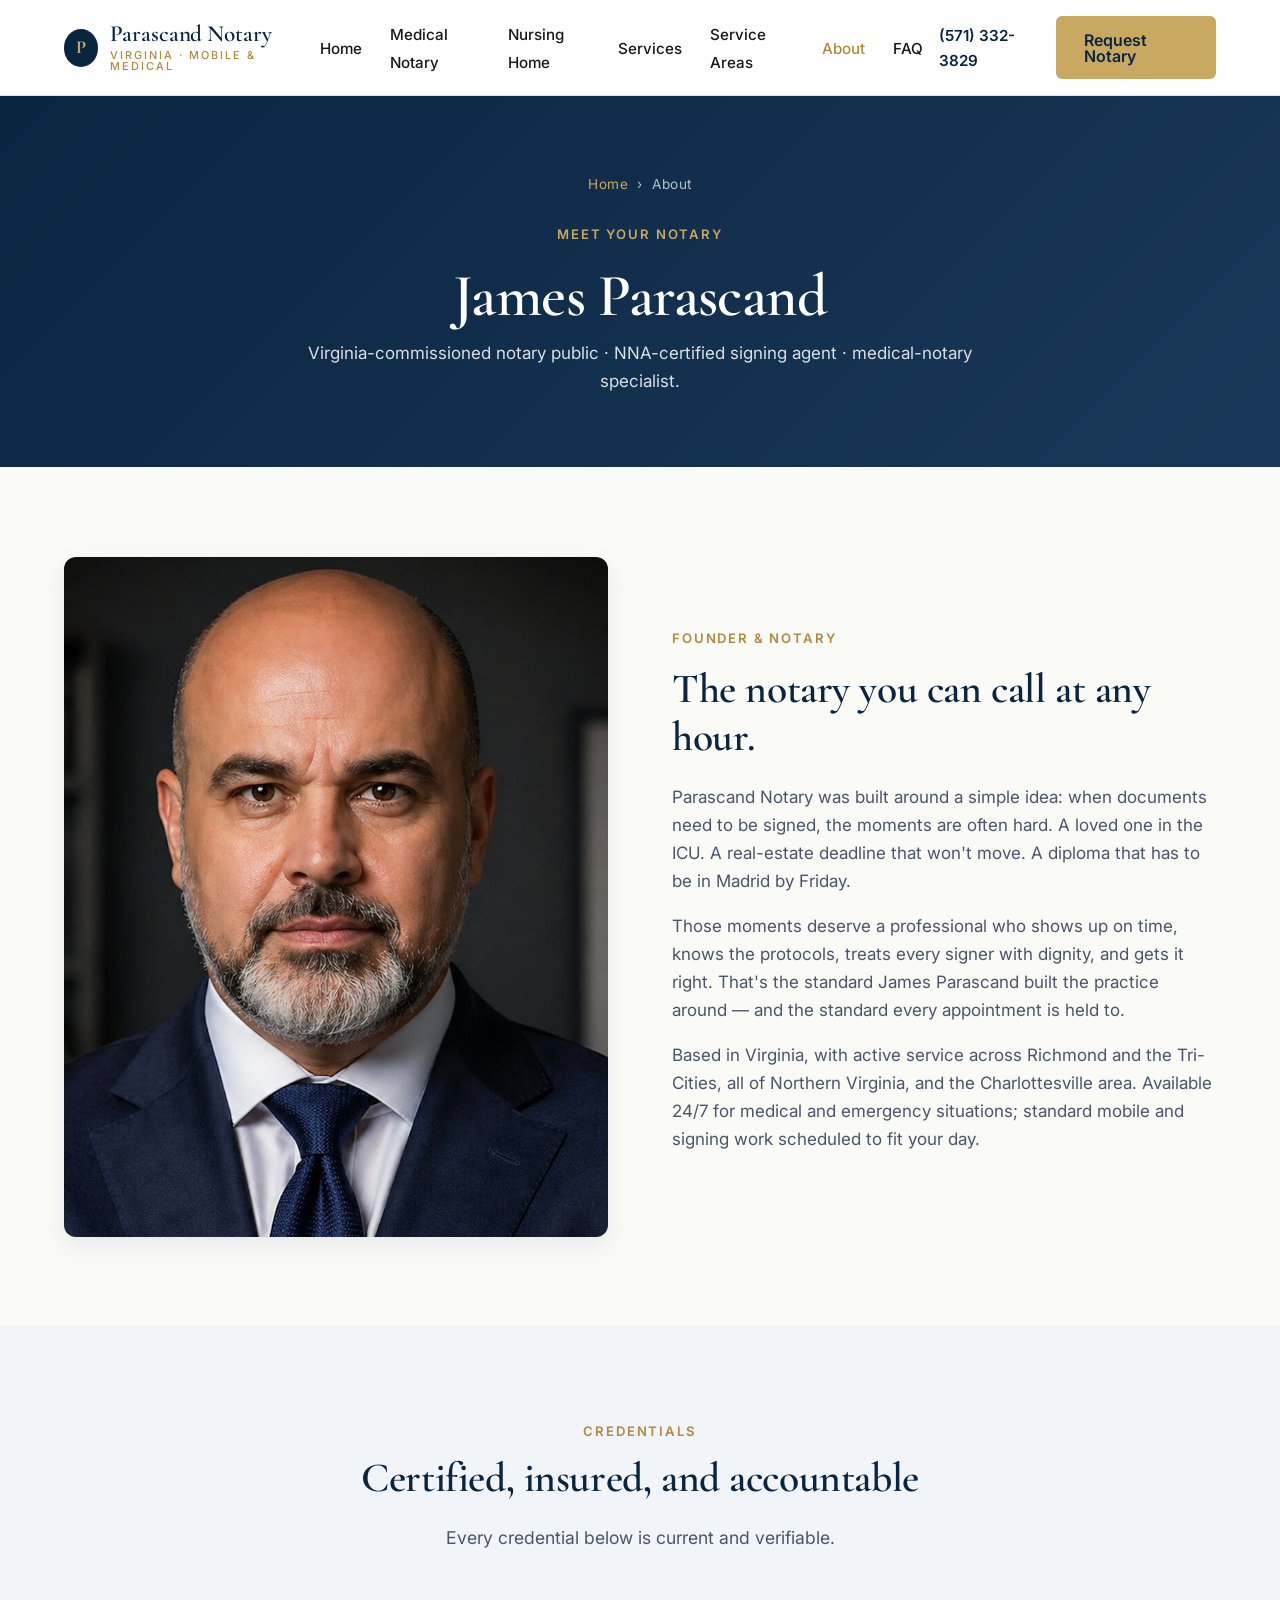
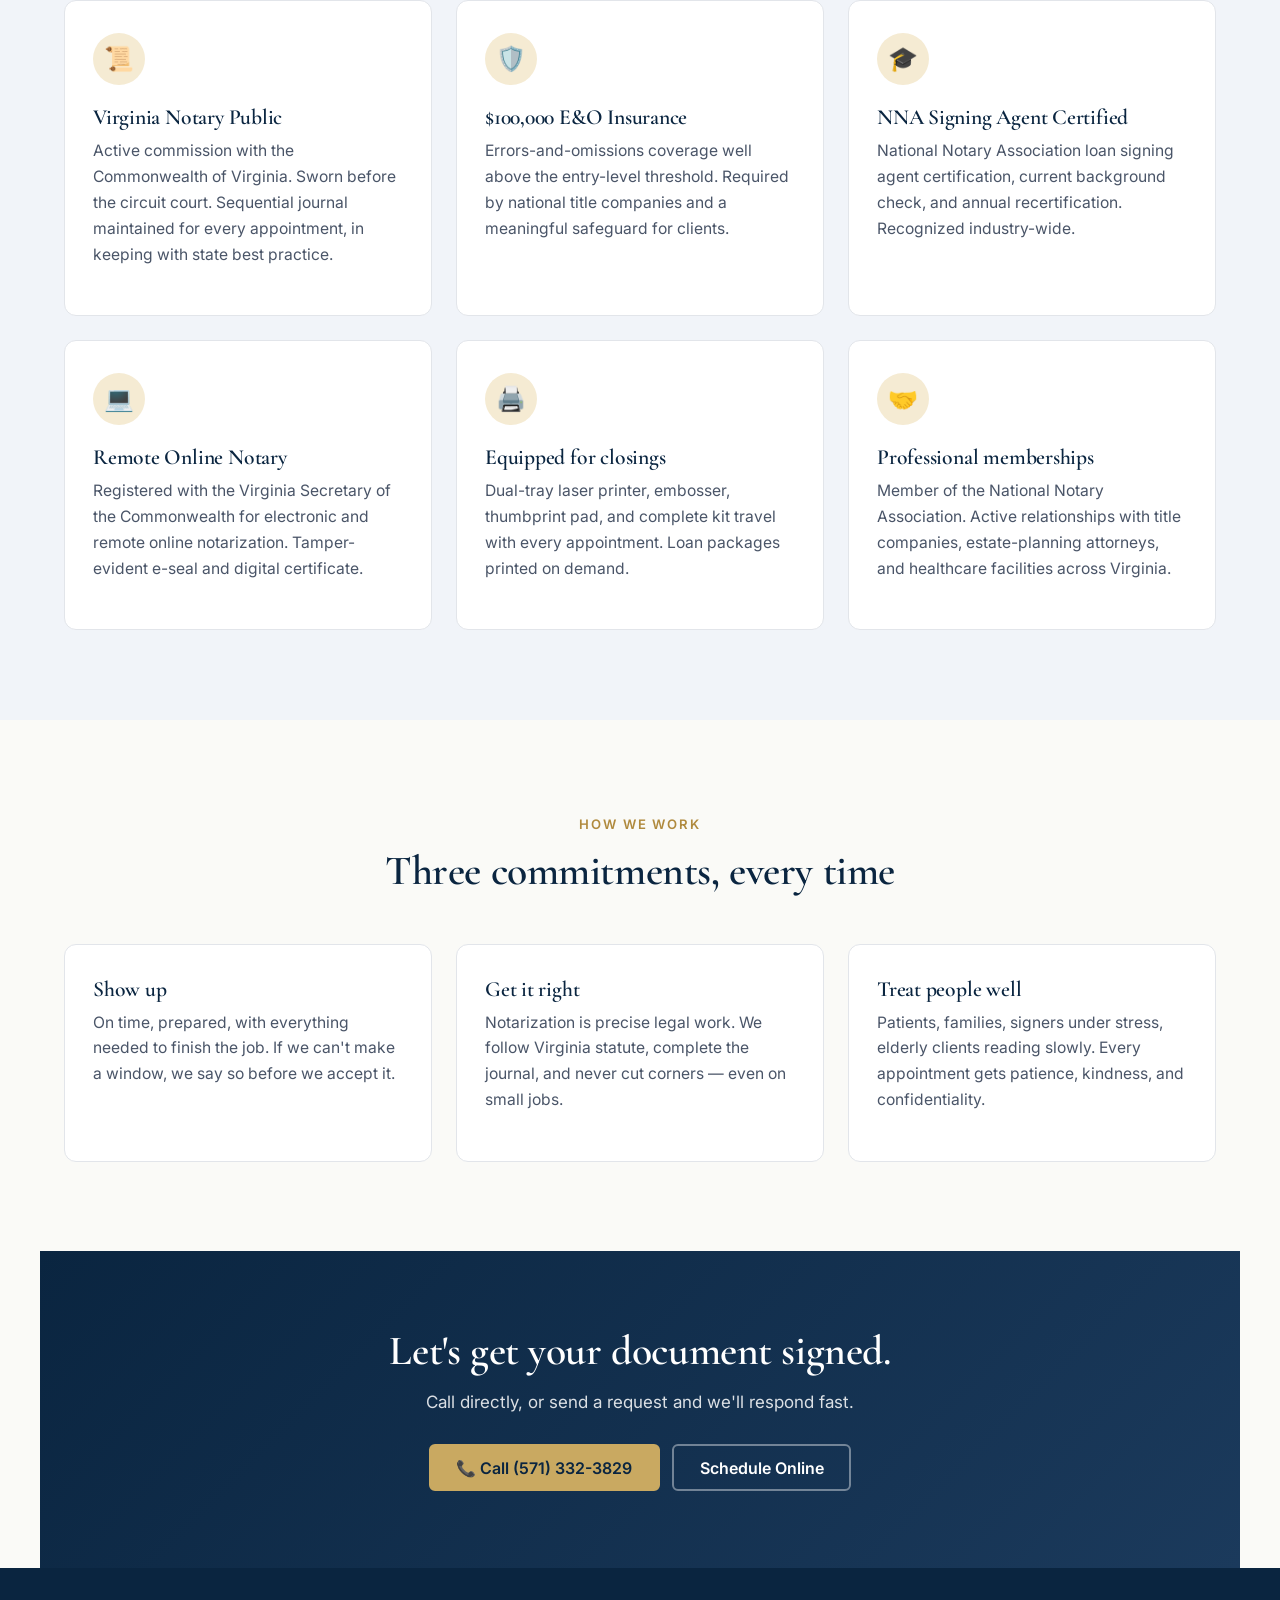
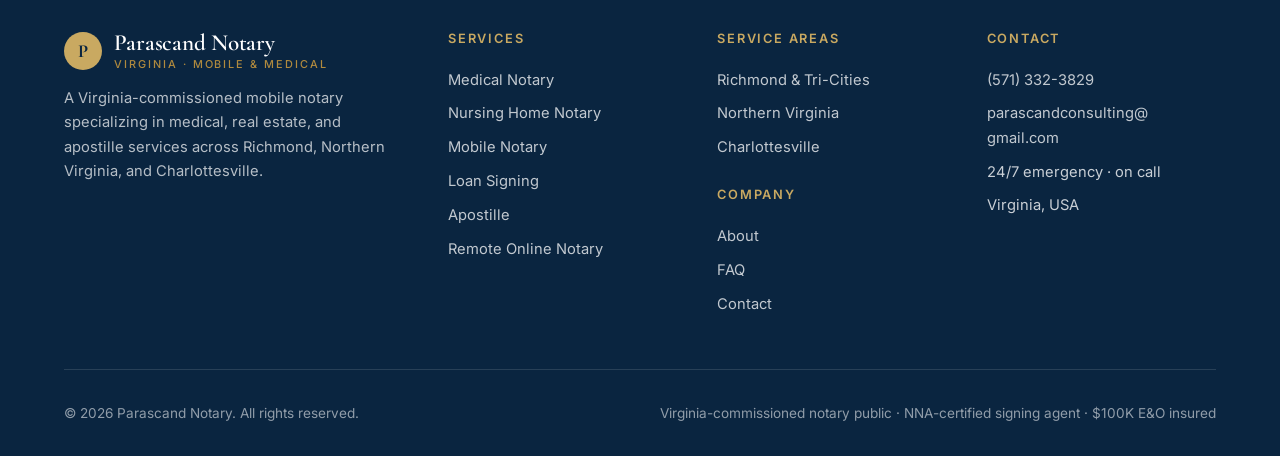
<file: about.html>
<!DOCTYPE html>
<html lang="en">
<head>
  <meta charset="UTF-8" />
  <meta name="viewport" content="width=device-width, initial-scale=1" />
  <title>About | James Parascand — Virginia Notary &amp; Signing Agent</title>
  <meta name="description" content="Meet James Parascand — Virginia-commissioned notary public, NNA-certified signing agent, and specialist in medical and bedside notarizations across the Commonwealth." />
  <meta name="keywords" content="James Parascand notary, Virginia notary public, NNA signing agent, mobile notary about" />
  <meta name="robots" content="index, follow" />
  <meta name="theme-color" content="#0A2540" />
  <link rel="canonical" href="https://parascandnotary.business/about.html" />

  <meta property="og:type" content="profile" />
  <meta property="og:url" content="https://parascandnotary.business/about.html" />
  <meta property="og:title" content="About | Parascand Notary" />
  <meta property="og:description" content="Virginia-commissioned notary public, NNA-certified signing agent, and medical-notary specialist." />

  <link rel="icon" type="image/svg+xml" href="data:image/svg+xml,%3Csvg xmlns='http://www.w3.org/2000/svg' viewBox='0 0 32 32'%3E%3Crect width='32' height='32' rx='6' fill='%230A2540'/%3E%3Ctext x='16' y='22' font-family='Georgia,serif' font-size='18' font-weight='700' text-anchor='middle' fill='%23C9A961'%3EP%3C/text%3E%3C/svg%3E" />
  <link rel="preconnect" href="https://fonts.googleapis.com" />
  <link rel="preconnect" href="https://fonts.gstatic.com" crossorigin />
  <link href="https://fonts.googleapis.com/css2?family=Cormorant+Garamond:wght@500;600;700&family=Inter:wght@400;500;600;700&display=swap" rel="stylesheet" />
  <link rel="stylesheet" href="styles.css" />

  <script type="application/ld+json">
  {
    "@context": "https://schema.org",
    "@type": "Person",
    "name": "James Parascand",
    "jobTitle": "Notary Public &amp; Signing Agent",
    "worksFor": {
      "@type": "ProfessionalService",
      "name": "Parascand Notary",
      "url": "https://parascandnotary.business/"
    },
    "image": "https://parascandnotary.business/images/headshot.jpg",
    "telephone": "+1-571-332-3829",
    "email": "parascandconsulting@gmail.com"
  }
  </script>
</head>
<body>

  <header class="site-header">
    <div class="container">
      <nav class="nav" aria-label="Primary">
        <a href="index.html" class="brand"><span class="brand-mark" aria-hidden="true">P</span><span class="brand-text">Parascand Notary<small>Virginia · Mobile &amp; Medical</small></span></a>
        <ul class="nav-links">
          <li><a href="index.html">Home</a></li>
          <li><a href="medical-notary.html">Medical Notary</a></li>
          <li><a href="nursing-home-notary.html">Nursing Home</a></li>
          <li><a href="services.html">Services</a></li>
          <li><a href="service-areas.html">Service Areas</a></li>
          <li><a href="about.html" class="active">About</a></li>
          <li><a href="faq.html">FAQ</a></li>
        </ul>
        <div class="nav-cta">
          <a class="nav-phone" href="tel:+15713323829"><span>(571) 332-3829</span></a>
          <a class="btn btn-primary" href="contact.html">Request Notary</a>
        </div>
      </nav>
    </div>
  </header>

  <section class="page-header">
    <div class="container">
      <div class="breadcrumb"><a href="index.html">Home</a> &nbsp;›&nbsp; About</div>
      <span class="eyebrow" style="color:var(--gold-500);">Meet Your Notary</span>
      <h1>James Parascand</h1>
      <p>Virginia-commissioned notary public · NNA-certified signing agent · medical-notary specialist.</p>
    </div>
  </section>

  <section>
    <div class="container">
      <div class="two-col">
        <div class="col-image">
          <img src="images/headshot.jpg" alt="James Parascand, Virginia notary public" onerror="this.style.display='none'; this.parentElement.innerHTML='<span>Drop your headshot at images/headshot.jpg</span>';" />
        </div>
        <div class="col-content">
          <span class="eyebrow">Founder &amp; Notary</span>
          <h2>The notary you can call at any hour.</h2>
          <p>Parascand Notary was built around a simple idea: when documents need to be signed, the moments are often hard. A loved one in the ICU. A real-estate deadline that won't move. A diploma that has to be in Madrid by Friday.</p>
          <p>Those moments deserve a professional who shows up on time, knows the protocols, treats every signer with dignity, and gets it right. That's the standard James Parascand built the practice around — and the standard every appointment is held to.</p>
          <p>Based in Virginia, with active service across Richmond and the Tri-Cities, all of Northern Virginia, and the Charlottesville area. Available 24/7 for medical and emergency situations; standard mobile and signing work scheduled to fit your day.</p>
        </div>
      </div>
    </div>
  </section>

  <!-- Credentials -->
  <section class="bg-soft">
    <div class="container">
      <div class="section-head">
        <span class="eyebrow">Credentials</span>
        <h2>Certified, insured, and accountable</h2>
        <p>Every credential below is current and verifiable.</p>
      </div>
      <div class="grid-3">
        <article class="card">
          <div class="card-icon" aria-hidden="true">📜</div>
          <h3>Virginia Notary Public</h3>
          <p>Active commission with the Commonwealth of Virginia. Sworn before the circuit court. Sequential journal maintained for every appointment, in keeping with state best practice.</p>
        </article>
        <article class="card">
          <div class="card-icon" aria-hidden="true">🛡️</div>
          <h3>$100,000 E&amp;O Insurance</h3>
          <p>Errors-and-omissions coverage well above the entry-level threshold. Required by national title companies and a meaningful safeguard for clients.</p>
        </article>
        <article class="card">
          <div class="card-icon" aria-hidden="true">🎓</div>
          <h3>NNA Signing Agent Certified</h3>
          <p>National Notary Association loan signing agent certification, current background check, and annual recertification. Recognized industry-wide.</p>
        </article>
        <article class="card">
          <div class="card-icon" aria-hidden="true">💻</div>
          <h3>Remote Online Notary</h3>
          <p>Registered with the Virginia Secretary of the Commonwealth for electronic and remote online notarization. Tamper-evident e-seal and digital certificate.</p>
        </article>
        <article class="card">
          <div class="card-icon" aria-hidden="true">🖨️</div>
          <h3>Equipped for closings</h3>
          <p>Dual-tray laser printer, embosser, thumbprint pad, and complete kit travel with every appointment. Loan packages printed on demand.</p>
        </article>
        <article class="card">
          <div class="card-icon" aria-hidden="true">🤝</div>
          <h3>Professional memberships</h3>
          <p>Member of the National Notary Association. Active relationships with title companies, estate-planning attorneys, and healthcare facilities across Virginia.</p>
        </article>
      </div>
    </div>
  </section>

  <!-- Values -->
  <section>
    <div class="container">
      <div class="section-head">
        <span class="eyebrow">How We Work</span>
        <h2>Three commitments, every time</h2>
      </div>
      <div class="grid-3">
        <article class="card">
          <h3>Show up</h3>
          <p>On time, prepared, with everything needed to finish the job. If we can't make a window, we say so before we accept it.</p>
        </article>
        <article class="card">
          <h3>Get it right</h3>
          <p>Notarization is precise legal work. We follow Virginia statute, complete the journal, and never cut corners — even on small jobs.</p>
        </article>
        <article class="card">
          <h3>Treat people well</h3>
          <p>Patients, families, signers under stress, elderly clients reading slowly. Every appointment gets patience, kindness, and confidentiality.</p>
        </article>
      </div>
    </div>
  </section>

  <section style="padding:0;">
    <div class="container" style="padding:0;">
      <div class="cta-strip">
        <h2>Let's get your document signed.</h2>
        <p>Call directly, or send a request and we'll respond fast.</p>
        <div class="cta-actions">
          <a class="btn btn-primary" href="tel:+15713323829">📞 Call (571) 332-3829</a>
          <a class="btn btn-secondary" href="contact.html">Schedule Online</a>
        </div>
      </div>
    </div>
  </section>

  <footer class="site-footer">
    <div class="container">
      <div class="footer-grid">
        <div class="footer-brand">
          <a href="index.html" class="brand"><span class="brand-mark" aria-hidden="true">P</span><span class="brand-text">Parascand Notary<small>Virginia · Mobile &amp; Medical</small></span></a>
          <p>A Virginia-commissioned mobile notary specializing in medical, real estate, and apostille services across Richmond, Northern Virginia, and Charlottesville.</p>
        </div>
        <div>
          <h4>Services</h4>
          <ul>
            <li><a href="medical-notary.html">Medical Notary</a></li>
            <li><a href="nursing-home-notary.html">Nursing Home Notary</a></li>
            <li><a href="services.html#mobile">Mobile Notary</a></li>
            <li><a href="services.html#loan-signing">Loan Signing</a></li>
            <li><a href="services.html#apostille">Apostille</a></li>
            <li><a href="services.html#ron">Remote Online Notary</a></li>
          </ul>
        </div>
        <div>
          <h4>Service Areas</h4>
          <ul>
            <li><a href="service-areas.html#richmond">Richmond &amp; Tri-Cities</a></li>
            <li><a href="service-areas.html#nova">Northern Virginia</a></li>
            <li><a href="service-areas.html#charlottesville">Charlottesville</a></li>
          </ul>
          <h4 style="margin-top:1.5rem;">Company</h4>
          <ul>
            <li><a href="about.html">About</a></li>
            <li><a href="faq.html">FAQ</a></li>
            <li><a href="contact.html">Contact</a></li>
          </ul>
        </div>
        <div>
          <h4>Contact</h4>
          <ul>
            <li><a href="tel:+15713323829">(571) 332-3829</a></li>
            <li><a href="mailto:parascandconsulting@gmail.com">parascandconsulting@<br/>gmail.com</a></li>
            <li>24/7 emergency · on call</li>
            <li>Virginia, USA</li>
          </ul>
        </div>
      </div>
      <div class="footer-bottom">
        <span>© 2026 Parascand Notary. All rights reserved.</span>
        <span>Virginia-commissioned notary public · NNA-certified signing agent · $100K E&amp;O insured</span>
      </div>
    </div>
  </footer>

  <a class="sticky-call" href="tel:+15713323829">📞 Call Now · (571) 332-3829</a>

</body>
</html>
</file>
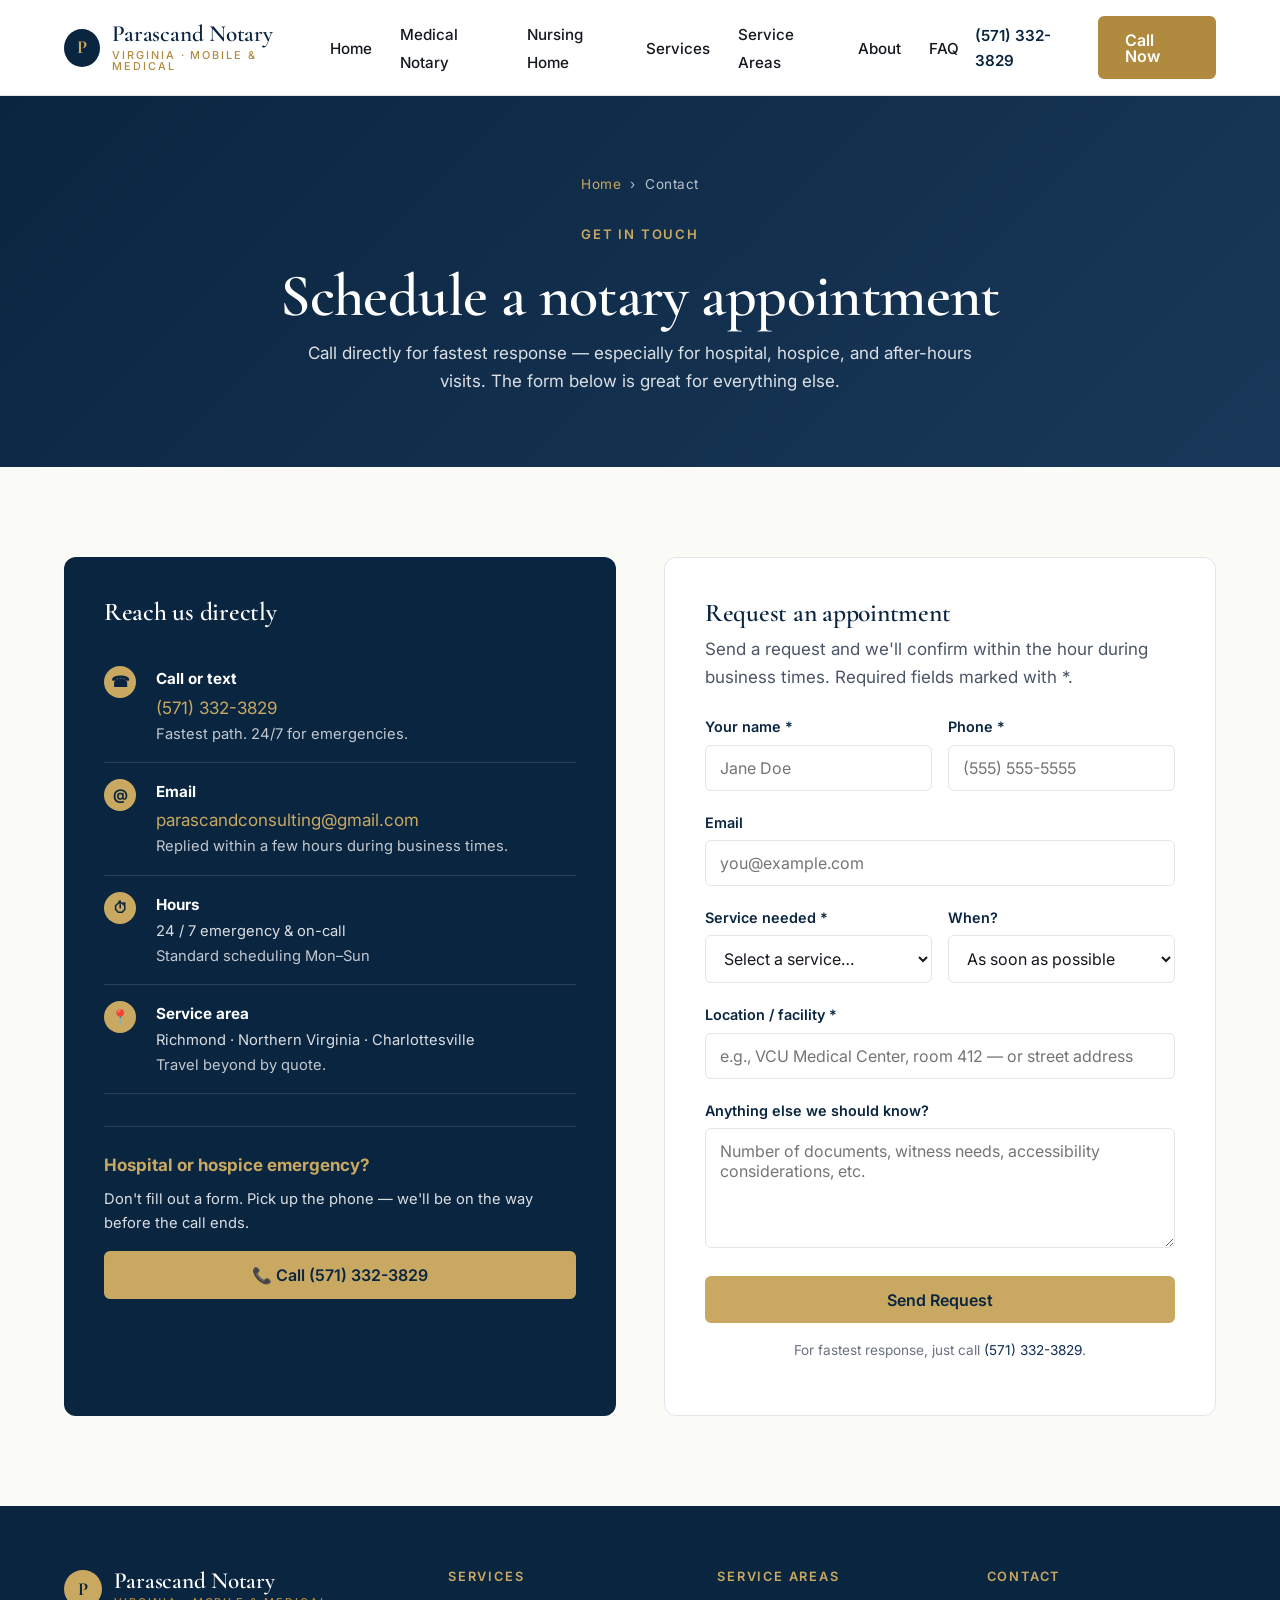
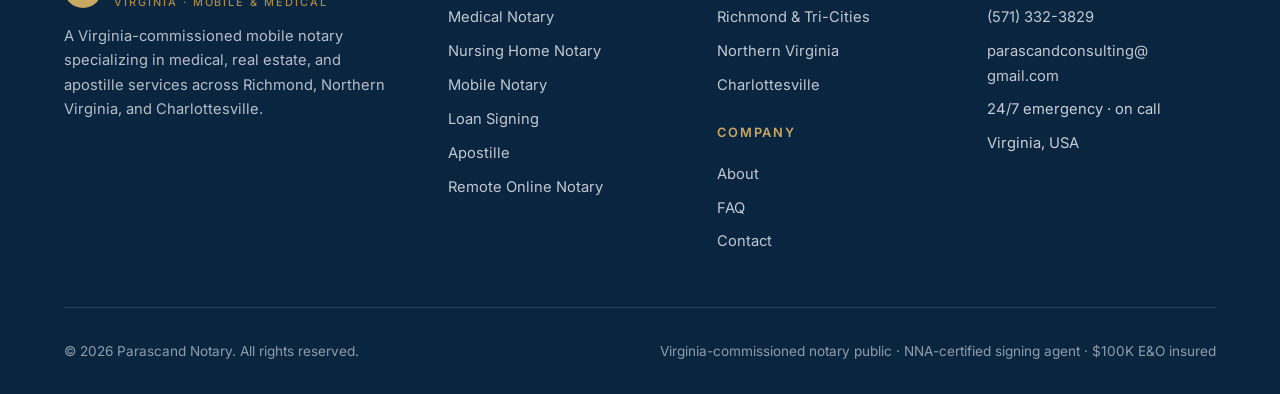
<file: contact.html>
<!DOCTYPE html>
<html lang="en">
<head>
  <meta charset="UTF-8" />
  <meta name="viewport" content="width=device-width, initial-scale=1" />
  <title>Contact Parascand Notary | Schedule a Mobile or Medical Notary in Virginia</title>
  <meta name="description" content="Call (571) 332-3829 for fastest response, or send an online request. 24/7 mobile and medical notary across Richmond, Northern Virginia, and Charlottesville." />
  <meta name="robots" content="index, follow" />
  <meta name="theme-color" content="#0A2540" />
  <link rel="canonical" href="https://parascandnotary.business/contact.html" />

  <meta property="og:type" content="website" />
  <meta property="og:url" content="https://parascandnotary.business/contact.html" />
  <meta property="og:title" content="Contact | Parascand Notary" />
  <meta property="og:description" content="Schedule a Virginia mobile or medical notary, 24/7." />

  <link rel="icon" type="image/svg+xml" href="data:image/svg+xml,%3Csvg xmlns='http://www.w3.org/2000/svg' viewBox='0 0 32 32'%3E%3Crect width='32' height='32' rx='6' fill='%230A2540'/%3E%3Ctext x='16' y='22' font-family='Georgia,serif' font-size='18' font-weight='700' text-anchor='middle' fill='%23C9A961'%3EP%3C/text%3E%3C/svg%3E" />
  <link rel="preconnect" href="https://fonts.googleapis.com" />
  <link rel="preconnect" href="https://fonts.gstatic.com" crossorigin />
  <link href="https://fonts.googleapis.com/css2?family=Cormorant+Garamond:wght@500;600;700&family=Inter:wght@400;500;600;700&display=swap" rel="stylesheet" />
  <link rel="stylesheet" href="styles.css" />

  <script type="application/ld+json">
  {
    "@context": "https://schema.org",
    "@type": "ContactPage",
    "name": "Parascand Notary — Contact",
    "url": "https://parascandnotary.business/contact.html",
    "mainEntity": {
      "@type": "ProfessionalService",
      "name": "Parascand Notary",
      "telephone": "+1-571-332-3829",
      "email": "parascandconsulting@gmail.com"
    }
  }
  </script>
</head>
<body>

  <header class="site-header">
    <div class="container">
      <nav class="nav" aria-label="Primary">
        <a href="index.html" class="brand"><span class="brand-mark" aria-hidden="true">P</span><span class="brand-text">Parascand Notary<small>Virginia · Mobile &amp; Medical</small></span></a>
        <ul class="nav-links">
          <li><a href="index.html">Home</a></li>
          <li><a href="medical-notary.html">Medical Notary</a></li>
          <li><a href="nursing-home-notary.html">Nursing Home</a></li>
          <li><a href="services.html">Services</a></li>
          <li><a href="service-areas.html">Service Areas</a></li>
          <li><a href="about.html">About</a></li>
          <li><a href="faq.html">FAQ</a></li>
        </ul>
        <div class="nav-cta">
          <a class="nav-phone" href="tel:+15713323829"><span>(571) 332-3829</span></a>
          <a class="btn btn-primary" href="contact.html" style="background:var(--gold-600);border-color:var(--gold-600);color:white;">Call Now</a>
        </div>
      </nav>
    </div>
  </header>

  <section class="page-header">
    <div class="container">
      <div class="breadcrumb"><a href="index.html">Home</a> &nbsp;›&nbsp; Contact</div>
      <span class="eyebrow" style="color:var(--gold-500);">Get In Touch</span>
      <h1>Schedule a notary appointment</h1>
      <p>Call directly for fastest response — especially for hospital, hospice, and after-hours visits. The form below is great for everything else.</p>
    </div>
  </section>

  <section>
    <div class="container">
      <div class="contact-grid">
        <!-- Contact info card -->
        <div class="contact-info">
          <h3 style="font-family:var(--serif); font-size:1.6rem; margin-bottom:1.5rem;">Reach us directly</h3>

          <div class="contact-row">
            <span class="icon" aria-hidden="true">☎</span>
            <div>
              <strong>Call or text</strong>
              <a href="tel:+15713323829">(571) 332-3829</a>
              <span style="display:block;">Fastest path. 24/7 for emergencies.</span>
            </div>
          </div>

          <div class="contact-row">
            <span class="icon" aria-hidden="true">@</span>
            <div>
              <strong>Email</strong>
              <a href="mailto:parascandconsulting@gmail.com">parascandconsulting@gmail.com</a>
              <span style="display:block;">Replied within a few hours during business times.</span>
            </div>
          </div>

          <div class="contact-row">
            <span class="icon" aria-hidden="true">⏱</span>
            <div>
              <strong>Hours</strong>
              <span style="display:block; color:rgba(255,255,255,.85);">24 / 7 emergency &amp; on-call</span>
              <span style="display:block;">Standard scheduling Mon–Sun</span>
            </div>
          </div>

          <div class="contact-row">
            <span class="icon" aria-hidden="true">📍</span>
            <div>
              <strong>Service area</strong>
              <span style="display:block; color:rgba(255,255,255,.85);">Richmond · Northern Virginia · Charlottesville</span>
              <span style="display:block;">Travel beyond by quote.</span>
            </div>
          </div>

          <div style="margin-top:2rem; padding-top:1.5rem; border-top:1px solid rgba(255,255,255,.12);">
            <strong style="color:var(--gold-500); display:block; margin-bottom:.5rem;">Hospital or hospice emergency?</strong>
            <p style="color:rgba(255,255,255,.85); font-size:.92rem; margin:0 0 1rem;">Don't fill out a form. Pick up the phone — we'll be on the way before the call ends.</p>
            <a class="btn btn-primary" style="background:var(--gold-500); width:100%;" href="tel:+15713323829">📞 Call (571) 332-3829</a>
          </div>
        </div>

        <!-- Contact form -->
        <div class="form-wrap">
          <h3 style="font-family:var(--serif); font-size:1.6rem; margin-bottom:.5rem;">Request an appointment</h3>
          <p style="margin-bottom:1.5rem; color:var(--slate);">Send a request and we'll confirm within the hour during business times. Required fields marked with *.</p>

          <form action="mailto:parascandconsulting@gmail.com" method="post" enctype="text/plain">
            <div class="form-row">
              <div class="field">
                <label for="name">Your name *</label>
                <input id="name" name="name" type="text" required placeholder="Jane Doe" />
              </div>
              <div class="field">
                <label for="phone">Phone *</label>
                <input id="phone" name="phone" type="tel" required placeholder="(555) 555-5555" />
              </div>
            </div>

            <div class="field">
              <label for="email">Email</label>
              <input id="email" name="email" type="email" placeholder="you@example.com" />
            </div>

            <div class="form-row">
              <div class="field">
                <label for="service">Service needed *</label>
                <select id="service" name="service" required>
                  <option value="">Select a service…</option>
                  <option value="medical">Medical / bedside notary</option>
                  <option value="mobile">General mobile notary</option>
                  <option value="loan-signing">Loan signing</option>
                  <option value="apostille">Apostille</option>
                  <option value="ron">Remote online notary</option>
                  <option value="estate">Estate / elder law signing</option>
                  <option value="other">Other / not sure</option>
                </select>
              </div>
              <div class="field">
                <label for="urgency">When?</label>
                <select id="urgency" name="urgency">
                  <option value="asap">As soon as possible</option>
                  <option value="today">Today</option>
                  <option value="tomorrow">Tomorrow</option>
                  <option value="this-week">This week</option>
                  <option value="flexible">I'm flexible</option>
                </select>
              </div>
            </div>

            <div class="field">
              <label for="location">Location / facility *</label>
              <input id="location" name="location" type="text" required placeholder="e.g., VCU Medical Center, room 412 — or street address" />
            </div>

            <div class="field">
              <label for="message">Anything else we should know?</label>
              <textarea id="message" name="message" placeholder="Number of documents, witness needs, accessibility considerations, etc."></textarea>
            </div>

            <button type="submit" class="btn btn-primary btn-block">Send Request</button>
            <p style="margin-top:1rem; font-size:.85rem; color:var(--muted); text-align:center;">For fastest response, just call <a href="tel:+15713323829">(571) 332-3829</a>.</p>
          </form>
        </div>
      </div>
    </div>
  </section>

  <footer class="site-footer">
    <div class="container">
      <div class="footer-grid">
        <div class="footer-brand">
          <a href="index.html" class="brand"><span class="brand-mark" aria-hidden="true">P</span><span class="brand-text">Parascand Notary<small>Virginia · Mobile &amp; Medical</small></span></a>
          <p>A Virginia-commissioned mobile notary specializing in medical, real estate, and apostille services across Richmond, Northern Virginia, and Charlottesville.</p>
        </div>
        <div>
          <h4>Services</h4>
          <ul>
            <li><a href="medical-notary.html">Medical Notary</a></li>
            <li><a href="nursing-home-notary.html">Nursing Home Notary</a></li>
            <li><a href="services.html#mobile">Mobile Notary</a></li>
            <li><a href="services.html#loan-signing">Loan Signing</a></li>
            <li><a href="services.html#apostille">Apostille</a></li>
            <li><a href="services.html#ron">Remote Online Notary</a></li>
          </ul>
        </div>
        <div>
          <h4>Service Areas</h4>
          <ul>
            <li><a href="service-areas.html#richmond">Richmond &amp; Tri-Cities</a></li>
            <li><a href="service-areas.html#nova">Northern Virginia</a></li>
            <li><a href="service-areas.html#charlottesville">Charlottesville</a></li>
          </ul>
          <h4 style="margin-top:1.5rem;">Company</h4>
          <ul>
            <li><a href="about.html">About</a></li>
            <li><a href="faq.html">FAQ</a></li>
            <li><a href="contact.html">Contact</a></li>
          </ul>
        </div>
        <div>
          <h4>Contact</h4>
          <ul>
            <li><a href="tel:+15713323829">(571) 332-3829</a></li>
            <li><a href="mailto:parascandconsulting@gmail.com">parascandconsulting@<br/>gmail.com</a></li>
            <li>24/7 emergency · on call</li>
            <li>Virginia, USA</li>
          </ul>
        </div>
      </div>
      <div class="footer-bottom">
        <span>© 2026 Parascand Notary. All rights reserved.</span>
        <span>Virginia-commissioned notary public · NNA-certified signing agent · $100K E&amp;O insured</span>
      </div>
    </div>
  </footer>

  <a class="sticky-call" href="tel:+15713323829">📞 Call Now · (571) 332-3829</a>

</body>
</html>
</file>
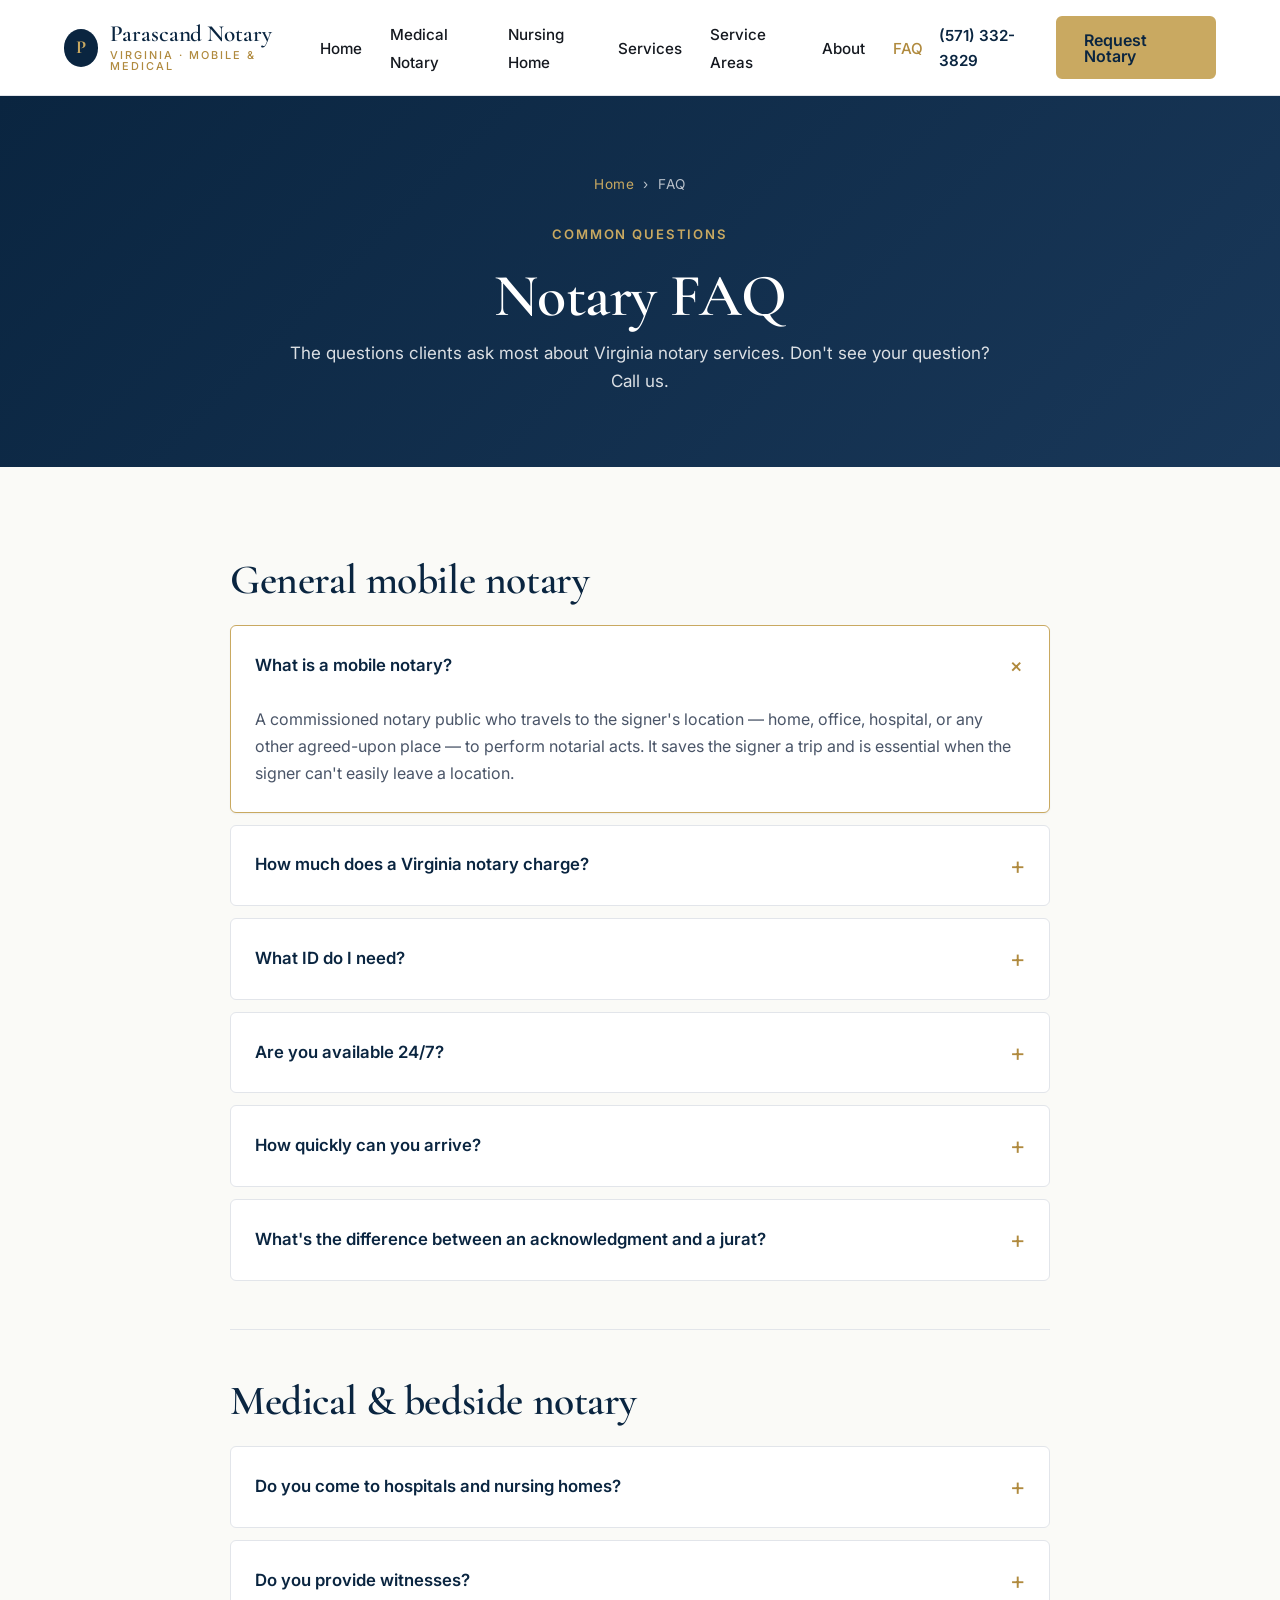
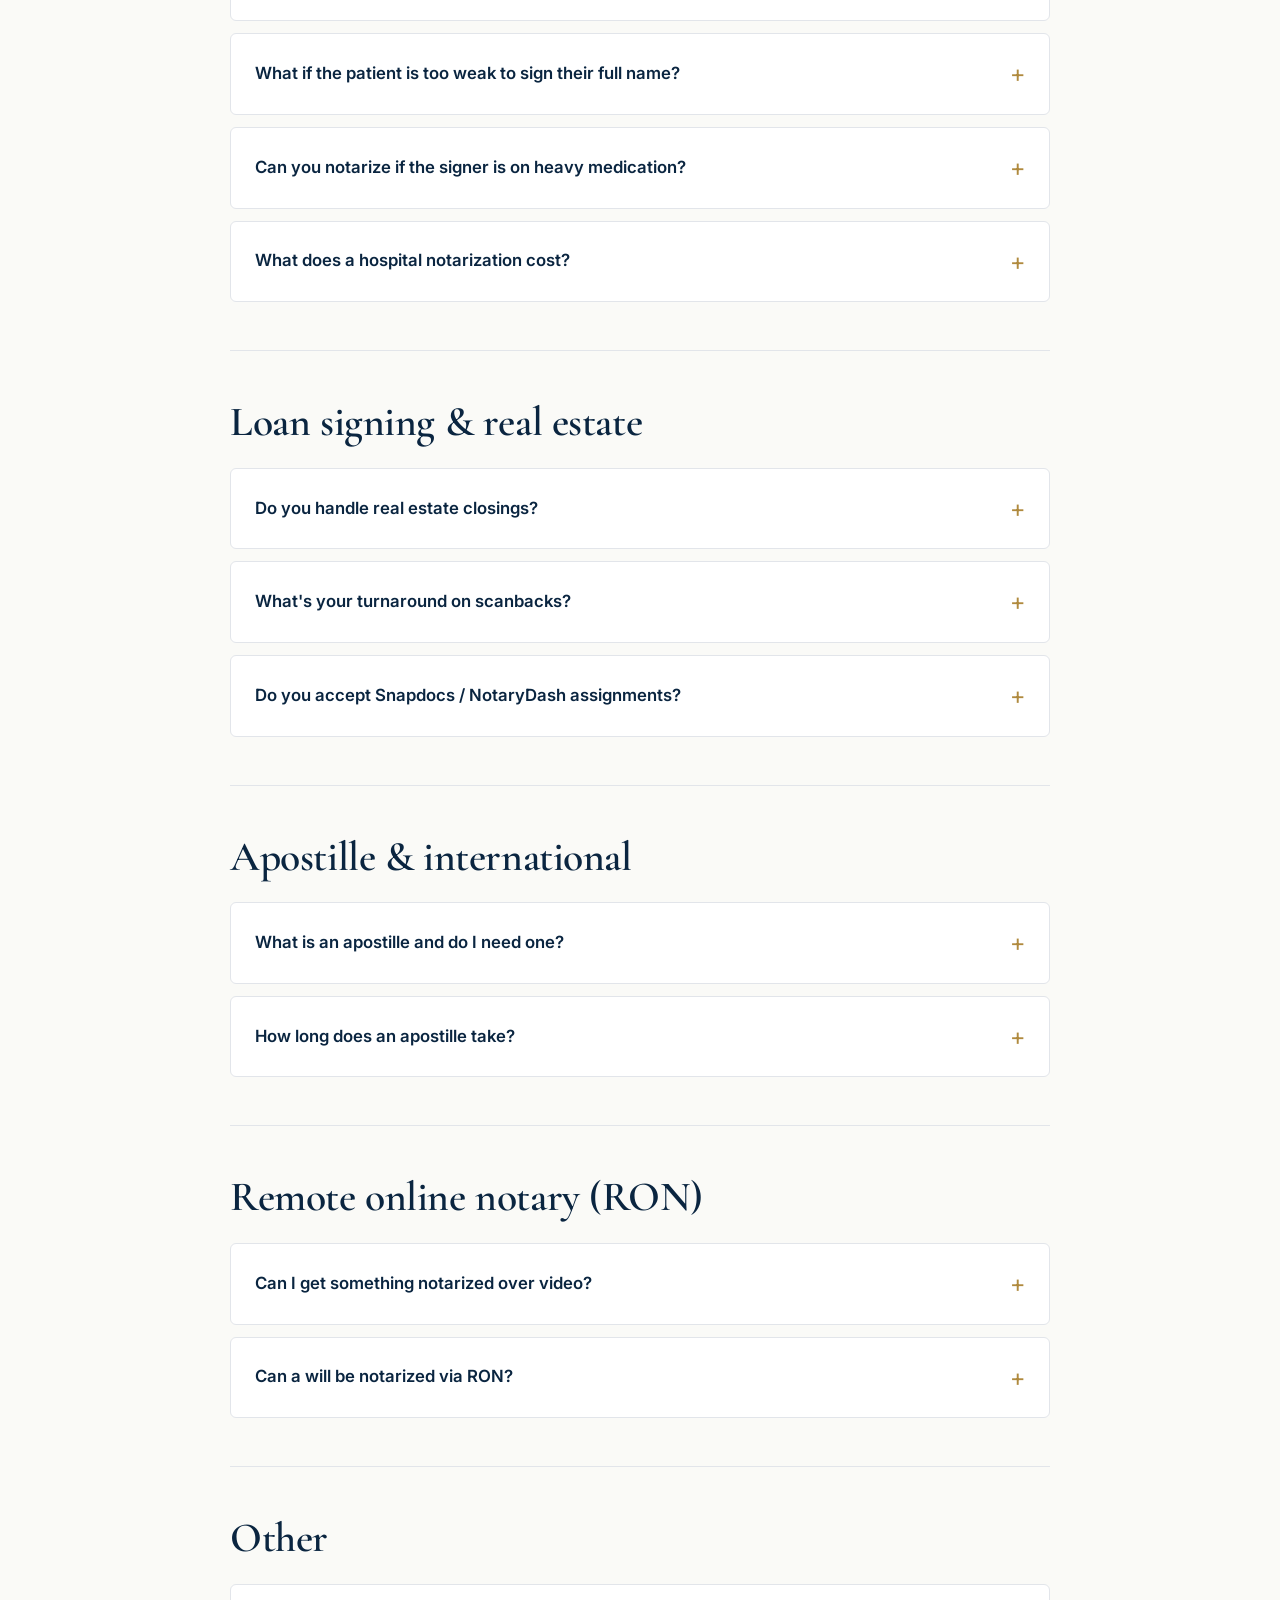
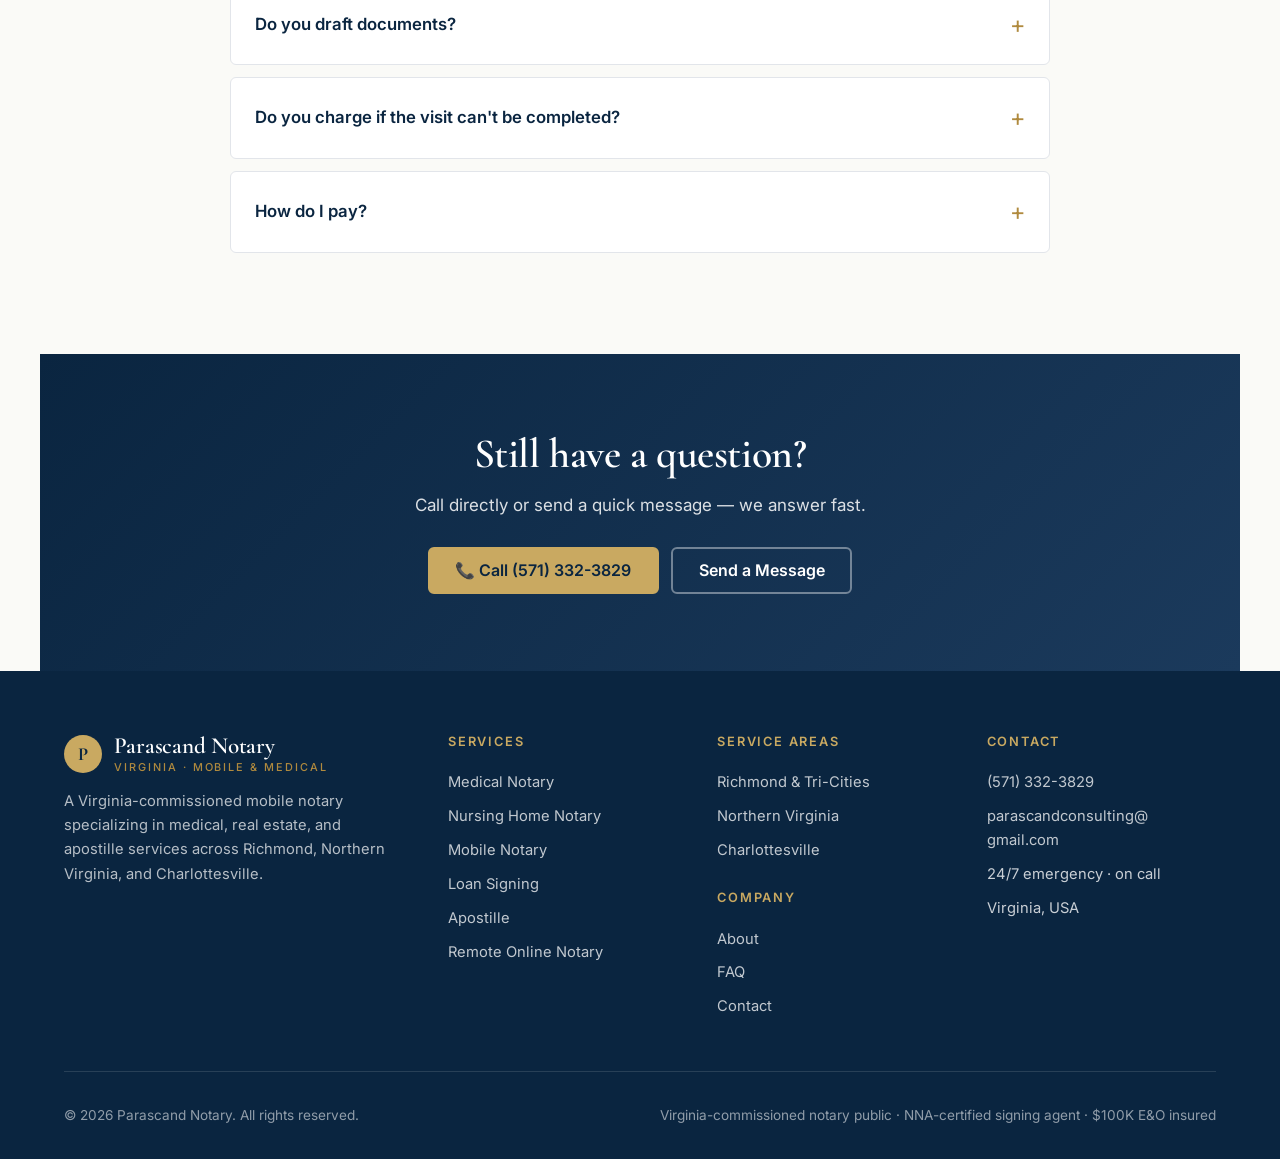
<file: faq.html>
<!DOCTYPE html>
<html lang="en">
<head>
  <meta charset="UTF-8" />
  <meta name="viewport" content="width=device-width, initial-scale=1" />
  <title>Notary FAQ | Common Questions Answered | Parascand Notary Virginia</title>
  <meta name="description" content="Answers to the most common questions about mobile notary services, hospital notarizations, loan signings, apostille, and Virginia notary law." />
  <meta name="keywords" content="notary FAQ Virginia, mobile notary questions, hospital notary cost, what is RON, apostille questions" />
  <meta name="robots" content="index, follow" />
  <meta name="theme-color" content="#0A2540" />
  <link rel="canonical" href="https://parascandnotary.business/faq.html" />

  <meta property="og:type" content="website" />
  <meta property="og:url" content="https://parascandnotary.business/faq.html" />
  <meta property="og:title" content="Notary FAQ | Parascand Notary" />
  <meta property="og:description" content="Common questions about mobile, medical, loan signing, apostille, and remote notary services." />

  <link rel="icon" type="image/svg+xml" href="data:image/svg+xml,%3Csvg xmlns='http://www.w3.org/2000/svg' viewBox='0 0 32 32'%3E%3Crect width='32' height='32' rx='6' fill='%230A2540'/%3E%3Ctext x='16' y='22' font-family='Georgia,serif' font-size='18' font-weight='700' text-anchor='middle' fill='%23C9A961'%3EP%3C/text%3E%3C/svg%3E" />
  <link rel="preconnect" href="https://fonts.googleapis.com" />
  <link rel="preconnect" href="https://fonts.gstatic.com" crossorigin />
  <link href="https://fonts.googleapis.com/css2?family=Cormorant+Garamond:wght@500;600;700&family=Inter:wght@400;500;600;700&display=swap" rel="stylesheet" />
  <link rel="stylesheet" href="styles.css" />

  <!-- FAQ Schema (rich result eligible) -->
  <script type="application/ld+json">
  {
    "@context": "https://schema.org",
    "@type": "FAQPage",
    "mainEntity": [
      { "@type": "Question", "name": "What is a mobile notary?", "acceptedAnswer": { "@type": "Answer", "text": "A mobile notary is a commissioned notary public who travels to the signer's location — home, office, hospital, or any other agreed-upon place — to perform notarial acts. It saves the signer a trip and is essential when the signer can't easily leave a location, such as in medical settings." } },
      { "@type": "Question", "name": "How much does a Virginia notary charge?", "acceptedAnswer": { "@type": "Answer", "text": "Virginia caps notarial acts at $10 per signature notarized for in-person work and $25 per electronic notarial act. Mobile and travel fees are separate and unregulated, set by the notary based on distance, urgency, and complexity. Most Parascand Notary general appointments run $50–$100 all-in." } },
      { "@type": "Question", "name": "Do you provide witnesses?", "acceptedAnswer": { "@type": "Answer", "text": "Yes — we can arrange disinterested witnesses for an additional fee. Virginia's Advance Medical Directive and many estate documents require two disinterested witnesses (people who are not heirs or beneficiaries) in addition to the notary's seal. Coordinating witnesses is one of the most common asks for hospital and assisted-living visits." } },
      { "@type": "Question", "name": "Are you available 24/7?", "acceptedAnswer": { "@type": "Answer", "text": "Yes. Parascand Notary offers 24/7 emergency response for hospital, hospice, and other time-sensitive matters. Standard mobile and signing appointments are scheduled to fit your schedule." } },
      { "@type": "Question", "name": "What ID do I need?", "acceptedAnswer": { "@type": "Answer", "text": "A current government-issued photo ID is best — a driver's license, passport, military ID, or state ID. Expired IDs are not acceptable. If the signer truly has no ID available, Virginia allows a credible-witness identification process; ask us about it before your appointment." } },
      { "@type": "Question", "name": "Can I get something notarized over video?", "acceptedAnswer": { "@type": "Answer", "text": "Yes — we offer Remote Online Notarization (RON), authorized in Virginia. The session happens over secure audio-video with knowledge-based identity verification and a tamper-evident e-seal. RON is recognized in all 50 states. Some documents (notably certain wills) still require in-person notarization; we'll tell you up front whether RON is appropriate." } },
      { "@type": "Question", "name": "What is an apostille and do I need one?", "acceptedAnswer": { "@type": "Answer", "text": "An apostille is a certificate issued by the state that authenticates a notarized document for use in a foreign country that's part of the Hague Apostille Convention. If you're sending birth certificates, diplomas, or corporate records overseas, you likely need one. We hand-walk apostille requests through the Virginia Secretary of the Commonwealth in Richmond." } },
      { "@type": "Question", "name": "Can you notarize a will?", "acceptedAnswer": { "@type": "Answer", "text": "We can notarize the self-proving affidavit attached to a will (which speeds probate). The will itself is not notarized — it's witnessed and the signers affirm under oath. Two witnesses must sign in addition to the testator. Wills cannot generally be notarized via RON." } },
      { "@type": "Question", "name": "Do you draft documents?", "acceptedAnswer": { "@type": "Answer", "text": "No. Notaries are not lawyers and cannot draft legal documents or give legal advice. You'll need an attorney to prepare the document — we handle the notarization step." } },
      { "@type": "Question", "name": "What if the signer can only make a mark?", "acceptedAnswer": { "@type": "Answer", "text": "If a signer can't sign their name due to physical limitation, they can make a mark (typically an X) in lieu of a signature, with two witnesses present, and the notary documents the circumstance in the journal. The signer must still be aware and able to indicate they understand what's being signed." } },
      { "@type": "Question", "name": "How quickly can you arrive?", "acceptedAnswer": { "@type": "Answer", "text": "Within 60–120 minutes for most Richmond and Charlottesville locations during the day. Northern Virginia response averages 90 minutes. After-hours emergency response is available — calls go directly to the notary on duty." } },
      { "@type": "Question", "name": "Do you handle real estate closings?", "acceptedAnswer": { "@type": "Answer", "text": "Yes — as a NNA-certified loan signing agent with $100K E&O insurance and a dual-tray laser printer, we handle refinances, purchases, HELOCs, reverse mortgages, and seller packages for title companies and signing services nationwide." } },
      { "@type": "Question", "name": "What's the difference between an acknowledgment and a jurat?", "acceptedAnswer": { "@type": "Answer", "text": "An acknowledgment confirms that the signer is who they say they are and signed willingly — the document may have been signed before the notary arrived. A jurat is for sworn statements: the signer must sign in front of the notary and swear that the contents are true. The document tells you which one you need." } }
    ]
  }
  </script>
</head>
<body>

  <header class="site-header">
    <div class="container">
      <nav class="nav" aria-label="Primary">
        <a href="index.html" class="brand"><span class="brand-mark" aria-hidden="true">P</span><span class="brand-text">Parascand Notary<small>Virginia · Mobile &amp; Medical</small></span></a>
        <ul class="nav-links">
          <li><a href="index.html">Home</a></li>
          <li><a href="medical-notary.html">Medical Notary</a></li>
          <li><a href="nursing-home-notary.html">Nursing Home</a></li>
          <li><a href="services.html">Services</a></li>
          <li><a href="service-areas.html">Service Areas</a></li>
          <li><a href="about.html">About</a></li>
          <li><a href="faq.html" class="active">FAQ</a></li>
        </ul>
        <div class="nav-cta">
          <a class="nav-phone" href="tel:+15713323829"><span>(571) 332-3829</span></a>
          <a class="btn btn-primary" href="contact.html">Request Notary</a>
        </div>
      </nav>
    </div>
  </header>

  <section class="page-header">
    <div class="container">
      <div class="breadcrumb"><a href="index.html">Home</a> &nbsp;›&nbsp; FAQ</div>
      <span class="eyebrow" style="color:var(--gold-500);">Common Questions</span>
      <h1>Notary FAQ</h1>
      <p>The questions clients ask most about Virginia notary services. Don't see your question? Call us.</p>
    </div>
  </section>

  <section>
    <div class="container">
      <div class="faq">

        <h2 style="margin-top:0;">General mobile notary</h2>

        <details open>
          <summary>What is a mobile notary?</summary>
          <div class="faq-body">A commissioned notary public who travels to the signer's location — home, office, hospital, or any other agreed-upon place — to perform notarial acts. It saves the signer a trip and is essential when the signer can't easily leave a location.</div>
        </details>

        <details>
          <summary>How much does a Virginia notary charge?</summary>
          <div class="faq-body">Virginia caps notarial acts at <strong>$10</strong> per signature for in-person work and <strong>$25</strong> per electronic notarial act. Mobile and travel fees are separate and unregulated, set by the notary based on distance, urgency, and complexity. Most general appointments run $50–$100 all-in.</div>
        </details>

        <details>
          <summary>What ID do I need?</summary>
          <div class="faq-body">A current government-issued photo ID is best — driver's license, passport, military ID, or state ID. Expired IDs are not acceptable. If the signer has no ID, Virginia allows a credible-witness ID process; ask us before your appointment.</div>
        </details>

        <details>
          <summary>Are you available 24/7?</summary>
          <div class="faq-body">Yes — Parascand Notary offers 24/7 emergency response for hospital, hospice, and other time-sensitive matters. Standard appointments are scheduled to fit your day.</div>
        </details>

        <details>
          <summary>How quickly can you arrive?</summary>
          <div class="faq-body">Within 60–120 minutes for most Richmond and Charlottesville locations during the day. NoVA response averages 90 minutes. After-hours emergency response is available — calls go directly to the notary on duty.</div>
        </details>

        <details>
          <summary>What's the difference between an acknowledgment and a jurat?</summary>
          <div class="faq-body">An <strong>acknowledgment</strong> confirms the signer is who they say they are and signed willingly. The document may have been signed before the notary arrived. A <strong>jurat</strong> is for sworn statements: the signer must sign in front of the notary and swear the contents are true. The document tells you which one is required.</div>
        </details>

        <hr class="divider" />

        <h2>Medical &amp; bedside notary</h2>

        <details>
          <summary>Do you come to hospitals and nursing homes?</summary>
          <div class="faq-body">Yes — bedside and medical notarizations are our specialty. We serve hospitals, hospice agencies, assisted living, and nursing homes throughout Virginia, including same-day and after-hours visits.</div>
        </details>

        <details>
          <summary>Do you provide witnesses?</summary>
          <div class="faq-body">Yes — we can arrange disinterested witnesses for an additional fee. Virginia's Advance Medical Directive and many estate documents require two disinterested witnesses (not heirs or beneficiaries) in addition to the notary's seal. This is one of our most common requests for hospital and assisted-living visits.</div>
        </details>

        <details>
          <summary>What if the patient is too weak to sign their full name?</summary>
          <div class="faq-body">A signer can make a mark (an "X") in lieu of a signature, with two witnesses present, and the notary documents the circumstance in the journal. The signer must still be aware and able to indicate they understand what's being signed.</div>
        </details>

        <details>
          <summary>Can you notarize if the signer is on heavy medication?</summary>
          <div class="faq-body">It depends on awareness. Notarization requires the signer to be oriented and signing of their own free will. If pain medication or sedation has impaired their awareness to the point they can't understand the document, we cannot proceed. We err on the side of caution and reschedule.</div>
        </details>

        <details>
          <summary>What does a hospital notarization cost?</summary>
          <div class="faq-body">Bedside and medical visits start at $75 (Richmond metro daytime) and increase based on distance, urgency, time of day, and witness coordination. Multi-document appointments are quoted at a flat package rate.</div>
        </details>

        <hr class="divider" />

        <h2>Loan signing &amp; real estate</h2>

        <details>
          <summary>Do you handle real estate closings?</summary>
          <div class="faq-body">Yes — as an NNA-certified loan signing agent with $100K E&amp;O insurance and a dual-tray laser printer, we handle refinances, purchases, HELOCs, reverse mortgages, and seller packages for title companies and signing services nationwide.</div>
        </details>

        <details>
          <summary>What's your turnaround on scanbacks?</summary>
          <div class="faq-body">Same-day, typically within hours of signing. Drop at FedEx/UPS the same day or next business morning, depending on the package's instructions.</div>
        </details>

        <details>
          <summary>Do you accept Snapdocs / NotaryDash assignments?</summary>
          <div class="faq-body">Yes — we're verified on all major signing platforms. Direct title-company relationships are also welcome at preferred rates.</div>
        </details>

        <hr class="divider" />

        <h2>Apostille &amp; international</h2>

        <details>
          <summary>What is an apostille and do I need one?</summary>
          <div class="faq-body">An apostille is a certificate issued by the state that authenticates a notarized document for use in a Hague-convention foreign country. If you're sending birth certificates, diplomas, or corporate records overseas, you likely need one. We hand-walk apostille requests through the Virginia Secretary of the Commonwealth in Richmond.</div>
        </details>

        <details>
          <summary>How long does an apostille take?</summary>
          <div class="faq-body">Standard turnaround is 2–5 business days. Same-day rush is available with courier service. Embassy authentication for non-Hague countries adds additional time.</div>
        </details>

        <hr class="divider" />

        <h2>Remote online notary (RON)</h2>

        <details>
          <summary>Can I get something notarized over video?</summary>
          <div class="faq-body">Yes — we offer Remote Online Notarization (RON), authorized in Virginia. The session happens over secure audio-video with knowledge-based identity verification and a tamper-evident e-seal. RON is recognized in all 50 states.</div>
        </details>

        <details>
          <summary>Can a will be notarized via RON?</summary>
          <div class="faq-body">Generally no. Wills require physical witnesses present at the signing in most states. We'll tell you up front whether RON is appropriate for your specific document.</div>
        </details>

        <hr class="divider" />

        <h2>Other</h2>

        <details>
          <summary>Do you draft documents?</summary>
          <div class="faq-body">No. Notaries are not lawyers and cannot draft legal documents or give legal advice. You'll need an attorney to prepare the document — we handle the notarization step.</div>
        </details>

        <details>
          <summary>Do you charge if the visit can't be completed?</summary>
          <div class="faq-body">A travel/visit fee applies even if notarization can't be completed (for example, if the signer is sleeping or unable to participate). We'll work with you to reschedule and only charge what's fair. This protects against drive-out costs and is standard industry practice.</div>
        </details>

        <details>
          <summary>How do I pay?</summary>
          <div class="faq-body">Cash, check, Venmo, Zelle, or credit/debit (Square reader on site). For corporate clients, monthly invoicing is available.</div>
        </details>

      </div>
    </div>
  </section>

  <section style="padding:0;">
    <div class="container" style="padding:0;">
      <div class="cta-strip">
        <h2>Still have a question?</h2>
        <p>Call directly or send a quick message — we answer fast.</p>
        <div class="cta-actions">
          <a class="btn btn-primary" href="tel:+15713323829">📞 Call (571) 332-3829</a>
          <a class="btn btn-secondary" href="contact.html">Send a Message</a>
        </div>
      </div>
    </div>
  </section>

  <footer class="site-footer">
    <div class="container">
      <div class="footer-grid">
        <div class="footer-brand">
          <a href="index.html" class="brand"><span class="brand-mark" aria-hidden="true">P</span><span class="brand-text">Parascand Notary<small>Virginia · Mobile &amp; Medical</small></span></a>
          <p>A Virginia-commissioned mobile notary specializing in medical, real estate, and apostille services across Richmond, Northern Virginia, and Charlottesville.</p>
        </div>
        <div>
          <h4>Services</h4>
          <ul>
            <li><a href="medical-notary.html">Medical Notary</a></li>
            <li><a href="nursing-home-notary.html">Nursing Home Notary</a></li>
            <li><a href="services.html#mobile">Mobile Notary</a></li>
            <li><a href="services.html#loan-signing">Loan Signing</a></li>
            <li><a href="services.html#apostille">Apostille</a></li>
            <li><a href="services.html#ron">Remote Online Notary</a></li>
          </ul>
        </div>
        <div>
          <h4>Service Areas</h4>
          <ul>
            <li><a href="service-areas.html#richmond">Richmond &amp; Tri-Cities</a></li>
            <li><a href="service-areas.html#nova">Northern Virginia</a></li>
            <li><a href="service-areas.html#charlottesville">Charlottesville</a></li>
          </ul>
          <h4 style="margin-top:1.5rem;">Company</h4>
          <ul>
            <li><a href="about.html">About</a></li>
            <li><a href="faq.html">FAQ</a></li>
            <li><a href="contact.html">Contact</a></li>
          </ul>
        </div>
        <div>
          <h4>Contact</h4>
          <ul>
            <li><a href="tel:+15713323829">(571) 332-3829</a></li>
            <li><a href="mailto:parascandconsulting@gmail.com">parascandconsulting@<br/>gmail.com</a></li>
            <li>24/7 emergency · on call</li>
            <li>Virginia, USA</li>
          </ul>
        </div>
      </div>
      <div class="footer-bottom">
        <span>© 2026 Parascand Notary. All rights reserved.</span>
        <span>Virginia-commissioned notary public · NNA-certified signing agent · $100K E&amp;O insured</span>
      </div>
    </div>
  </footer>

  <a class="sticky-call" href="tel:+15713323829">📞 Call Now · (571) 332-3829</a>

</body>
</html>
</file>
<file: styles.css>
/* ==========================================================================
   Parascand Notary — Design System
   Professional & trustworthy: navy + gold, serif headings, generous whitespace
   ========================================================================== */

:root {
  --navy-900: #0A2540;
  --navy-800: #102D52;
  --navy-700: #1B3A5C;
  --navy-50:  #F1F4F9;
  --gold-600: #B08A3E;
  --gold-500: #C9A961;
  --gold-100: #F5EBD3;
  --ink:      #14181F;
  --slate:    #4A5568;
  --muted:    #6B7280;
  --line:     #E2E5EA;
  --bg:       #FAFAF7;
  --white:    #FFFFFF;
  --success:  #1F7A3F;
  --shadow-sm: 0 1px 2px rgba(10,37,64,.06);
  --shadow-md: 0 8px 24px rgba(10,37,64,.08);
  --shadow-lg: 0 20px 50px rgba(10,37,64,.12);
  --radius:   6px;
  --radius-lg: 12px;
  --container: 1200px;
  --serif: 'Cormorant Garamond', 'Playfair Display', Georgia, 'Times New Roman', serif;
  --sans:  'Inter', -apple-system, BlinkMacSystemFont, 'Segoe UI', Roboto, Helvetica, Arial, sans-serif;
}

/* Reset */
*, *::before, *::after { box-sizing: border-box; }
html { scroll-behavior: smooth; -webkit-text-size-adjust: 100%; }
body {
  margin: 0;
  font-family: var(--sans);
  font-size: 17px;
  line-height: 1.65;
  color: var(--ink);
  background: var(--bg);
  -webkit-font-smoothing: antialiased;
  -moz-osx-font-smoothing: grayscale;
}
img, svg { max-width: 100%; height: auto; display: block; }
a { color: var(--navy-800); text-decoration: none; transition: color .15s ease; }
a:hover { color: var(--gold-600); }

/* Typography */
h1, h2, h3, h4 {
  font-family: var(--serif);
  font-weight: 600;
  letter-spacing: -.01em;
  color: var(--navy-900);
  margin: 0 0 .5em;
  line-height: 1.15;
}
h1 { font-size: clamp(2.25rem, 5vw, 3.75rem); }
h2 { font-size: clamp(1.85rem, 3.5vw, 2.6rem); }
h3 { font-size: clamp(1.3rem, 2vw, 1.6rem); }
h4 { font-size: 1.15rem; font-family: var(--sans); font-weight: 600; letter-spacing: .02em; }
p  { margin: 0 0 1em; color: var(--slate); }
.lead { font-size: 1.18rem; color: var(--slate); line-height: 1.6; max-width: 60ch; }

.eyebrow {
  display: inline-block;
  font-family: var(--sans);
  font-size: .82rem;
  font-weight: 600;
  letter-spacing: .14em;
  text-transform: uppercase;
  color: var(--gold-600);
  margin-bottom: 1rem;
}

/* Layout */
.container { max-width: var(--container); margin: 0 auto; padding: 0 1.5rem; }
section { padding: clamp(3.5rem, 7vw, 6rem) 0; }
.section-narrow { padding: clamp(2.5rem, 5vw, 4rem) 0; }

/* Buttons */
.btn {
  display: inline-flex;
  align-items: center;
  justify-content: center;
  gap: .5rem;
  font-family: var(--sans);
  font-weight: 600;
  font-size: 1rem;
  padding: .85rem 1.6rem;
  border-radius: var(--radius);
  border: 2px solid transparent;
  cursor: pointer;
  transition: all .18s ease;
  text-decoration: none;
  line-height: 1;
}
.btn-primary {
  background: var(--gold-500);
  color: var(--navy-900);
  border-color: var(--gold-500);
}
.btn-primary:hover {
  background: var(--gold-600);
  border-color: var(--gold-600);
  color: var(--white);
  transform: translateY(-1px);
  box-shadow: var(--shadow-md);
}
.btn-secondary {
  background: transparent;
  color: var(--white);
  border-color: rgba(255,255,255,.4);
}
.btn-secondary:hover {
  background: var(--white);
  color: var(--navy-900);
  border-color: var(--white);
}
.btn-ghost {
  background: transparent;
  color: var(--navy-900);
  border-color: var(--navy-900);
}
.btn-ghost:hover {
  background: var(--navy-900);
  color: var(--white);
}
.btn-block { width: 100%; }

/* Header */
.site-header {
  position: sticky;
  top: 0;
  z-index: 50;
  background: rgba(255,255,255,.96);
  backdrop-filter: saturate(140%) blur(8px);
  border-bottom: 1px solid var(--line);
}
.nav {
  display: flex;
  align-items: center;
  justify-content: space-between;
  padding: 1rem 0;
  gap: 1rem;
}
.brand {
  display: flex;
  align-items: center;
  gap: .75rem;
  font-family: var(--serif);
  font-size: 1.45rem;
  font-weight: 600;
  color: var(--navy-900);
  letter-spacing: -.005em;
}
.brand:hover { color: var(--navy-900); }
.brand-mark {
  width: 38px; height: 38px;
  background: var(--navy-900);
  color: var(--gold-500);
  border-radius: 50%;
  display: grid; place-items: center;
  font-family: var(--serif);
  font-weight: 700;
  font-size: 1.15rem;
  letter-spacing: 0;
}
.brand-text { line-height: 1; }
.brand-text small {
  display: block;
  font-family: var(--sans);
  font-size: .68rem;
  font-weight: 500;
  color: var(--gold-600);
  letter-spacing: .18em;
  text-transform: uppercase;
  margin-top: 4px;
}
.nav-links {
  display: flex;
  align-items: center;
  gap: 1.75rem;
  list-style: none;
  margin: 0; padding: 0;
}
.nav-links a {
  font-size: .95rem;
  font-weight: 500;
  color: var(--ink);
}
.nav-links a:hover, .nav-links a.active { color: var(--gold-600); }
.nav-cta {
  display: flex;
  align-items: center;
  gap: 1rem;
}
.nav-phone {
  font-weight: 600;
  color: var(--navy-900);
  font-size: .95rem;
  display: inline-flex;
  align-items: center;
  gap: .4rem;
}
.nav-phone:hover { color: var(--gold-600); }
.nav-toggle {
  display: none;
  background: transparent;
  border: 1px solid var(--line);
  border-radius: var(--radius);
  padding: .5rem .65rem;
  cursor: pointer;
}
.nav-toggle span {
  display: block;
  width: 22px; height: 2px;
  background: var(--navy-900);
  margin: 4px 0;
}

/* Hero */
.hero {
  background:
    linear-gradient(135deg, rgba(10,37,64,.92), rgba(10,37,64,.82)),
    radial-gradient(ellipse at top right, rgba(201,169,97,.18), transparent 60%),
    var(--navy-900);
  color: var(--white);
  padding: clamp(4rem, 9vw, 7.5rem) 0 clamp(4.5rem, 9vw, 8rem);
  position: relative;
  overflow: hidden;
}
.hero::after {
  content: "";
  position: absolute;
  bottom: -1px; left: 0; right: 0;
  height: 80px;
  background: linear-gradient(to bottom, transparent, var(--bg));
  pointer-events: none;
}
.hero-grid {
  display: grid;
  grid-template-columns: 1.2fr 1fr;
  gap: 3rem;
  align-items: center;
}
.hero h1 { color: var(--white); font-size: clamp(2.4rem, 5.4vw, 4rem); }
.hero h1 .accent { color: var(--gold-500); font-style: italic; }
.hero p { color: rgba(255,255,255,.86); font-size: 1.15rem; max-width: 56ch; }
.hero .eyebrow { color: var(--gold-500); }
.hero-actions {
  display: flex;
  flex-wrap: wrap;
  gap: .75rem;
  margin-top: 1.5rem;
}
.hero-trust {
  display: flex;
  flex-wrap: wrap;
  gap: 1.25rem 2rem;
  margin-top: 2.5rem;
  padding-top: 2rem;
  border-top: 1px solid rgba(255,255,255,.15);
}
.hero-trust div {
  font-size: .9rem;
  color: rgba(255,255,255,.78);
  display: flex; align-items: center; gap: .5rem;
}
.hero-trust strong { color: var(--gold-500); font-weight: 600; }

.hero-card {
  background: var(--white);
  color: var(--ink);
  border-radius: var(--radius-lg);
  padding: 2rem;
  box-shadow: var(--shadow-lg);
  border-top: 4px solid var(--gold-500);
}
.hero-card h3 {
  margin-top: 0;
  font-family: var(--sans);
  font-size: 1rem;
  text-transform: uppercase;
  letter-spacing: .12em;
  color: var(--gold-600);
}
.hero-card .price {
  font-family: var(--serif);
  font-size: 2.5rem;
  color: var(--navy-900);
  font-weight: 600;
  line-height: 1;
}
.hero-card .price small {
  font-size: .9rem;
  color: var(--muted);
  font-family: var(--sans);
  font-weight: 500;
  display: block;
  margin-top: .35rem;
}
.hero-card ul {
  list-style: none;
  padding: 0;
  margin: 1.5rem 0;
}
.hero-card li {
  padding: .55rem 0;
  border-bottom: 1px solid var(--line);
  font-size: .95rem;
  color: var(--slate);
  display: flex;
  align-items: center;
  gap: .6rem;
}
.hero-card li:last-child { border-bottom: 0; }
.hero-card li::before {
  content: "✓";
  color: var(--gold-600);
  font-weight: 700;
}

/* Page header (non-home) */
.page-header {
  background:
    linear-gradient(135deg, rgba(10,37,64,.94), rgba(27,58,92,.88)),
    var(--navy-900);
  color: var(--white);
  padding: clamp(3rem, 6vw, 5rem) 0 clamp(3rem, 6vw, 4.5rem);
  text-align: center;
}
.page-header h1 { color: var(--white); margin-bottom: .5rem; }
.page-header p { color: rgba(255,255,255,.85); max-width: 64ch; margin: 0 auto; }
.breadcrumb {
  font-size: .85rem;
  color: rgba(255,255,255,.7);
  margin-bottom: 1.5rem;
  letter-spacing: .04em;
}
.breadcrumb a { color: var(--gold-500); }
.breadcrumb a:hover { color: var(--white); }

/* Section headers */
.section-head { text-align: center; max-width: 740px; margin: 0 auto 3rem; }
.section-head .eyebrow { margin-bottom: .75rem; }
.section-head p { font-size: 1.1rem; color: var(--slate); }

/* Service grid */
.grid-3 { display: grid; grid-template-columns: repeat(auto-fit, minmax(280px, 1fr)); gap: 1.5rem; }
.grid-2 { display: grid; grid-template-columns: repeat(auto-fit, minmax(320px, 1fr)); gap: 2rem; }
.grid-4 { display: grid; grid-template-columns: repeat(auto-fit, minmax(220px, 1fr)); gap: 1.25rem; }

.card {
  background: var(--white);
  border: 1px solid var(--line);
  border-radius: var(--radius-lg);
  padding: 2rem 1.75rem;
  transition: transform .2s ease, box-shadow .2s ease, border-color .2s ease;
  height: 100%;
  display: flex; flex-direction: column;
}
.card:hover {
  transform: translateY(-4px);
  box-shadow: var(--shadow-md);
  border-color: var(--gold-500);
}
.card-icon {
  width: 52px; height: 52px;
  background: var(--gold-100);
  border-radius: 50%;
  display: grid; place-items: center;
  margin-bottom: 1.25rem;
  font-size: 1.5rem;
}
.card h3 { margin-bottom: .5rem; font-size: 1.35rem; }
.card p { font-size: .98rem; color: var(--slate); flex: 1; }
.card-link {
  display: inline-flex;
  align-items: center;
  gap: .35rem;
  font-weight: 600;
  font-size: .92rem;
  color: var(--navy-800);
  margin-top: 1rem;
}
.card-link:hover { color: var(--gold-600); }
.card-link::after {
  content: "→";
  transition: transform .15s ease;
}
.card-link:hover::after { transform: translateX(3px); }

.card-featured {
  background: linear-gradient(160deg, var(--navy-900), var(--navy-800));
  color: var(--white);
  border-color: var(--navy-900);
}
.card-featured h3, .card-featured p, .card-featured .card-link { color: var(--white); }
.card-featured .card-icon { background: rgba(201,169,97,.2); }
.card-featured .card-link:hover { color: var(--gold-500); }
.card-featured-tag {
  display: inline-block;
  background: var(--gold-500);
  color: var(--navy-900);
  font-size: .72rem;
  font-weight: 700;
  letter-spacing: .12em;
  text-transform: uppercase;
  padding: .25rem .6rem;
  border-radius: 999px;
  margin-bottom: 1rem;
}

/* Feature list */
.feature-list { list-style: none; padding: 0; margin: 0; }
.feature-list li {
  padding: 1rem 0;
  border-bottom: 1px solid var(--line);
  display: grid;
  grid-template-columns: 32px 1fr;
  gap: 1rem;
  align-items: start;
}
.feature-list li:last-child { border-bottom: 0; }
.feature-list .check {
  width: 28px; height: 28px;
  background: var(--gold-100);
  color: var(--gold-600);
  border-radius: 50%;
  display: grid; place-items: center;
  font-weight: 700;
  font-size: .85rem;
  flex-shrink: 0;
}
.feature-list strong { color: var(--navy-900); display: block; margin-bottom: .15rem; }
.feature-list span { font-size: .95rem; color: var(--slate); }

/* Two-column with image */
.two-col {
  display: grid;
  grid-template-columns: 1fr 1fr;
  gap: 4rem;
  align-items: center;
}
.two-col.flip { grid-template-columns: 1fr 1fr; }
.two-col.flip .col-content { order: 2; }
.col-image {
  background: linear-gradient(135deg, var(--navy-50), var(--gold-100));
  border-radius: var(--radius-lg);
  aspect-ratio: 4/5;
  display: grid; place-items: center;
  font-family: var(--serif);
  color: var(--navy-700);
  font-size: 1.1rem;
  position: relative;
  overflow: hidden;
  box-shadow: var(--shadow-md);
}
.col-image::before {
  content: "";
  position: absolute;
  inset: 0;
  background:
    radial-gradient(circle at 30% 30%, rgba(201,169,97,.25), transparent 50%),
    radial-gradient(circle at 70% 70%, rgba(10,37,64,.1), transparent 50%);
}
.col-image img {
  position: absolute;
  inset: 0;
  width: 100%;
  height: 100%;
  object-fit: cover;
  z-index: 2;
}
.col-image span { position: relative; z-index: 1; padding: 1rem 1.5rem; background: rgba(255,255,255,.85); border-radius: var(--radius); }

/* Hero portrait variant */
.hero-portrait {
  position: relative;
  border-radius: var(--radius-lg);
  overflow: hidden;
  aspect-ratio: 4/5;
  background: linear-gradient(135deg, var(--navy-700), var(--navy-900));
  box-shadow: var(--shadow-lg);
  border: 4px solid rgba(201,169,97,.4);
}
.hero-portrait img {
  width: 100%;
  height: 100%;
  object-fit: cover;
  display: block;
}
.hero-portrait::after {
  content: "";
  position: absolute;
  inset: 0;
  background: linear-gradient(180deg, transparent 60%, rgba(10,37,64,.55));
  pointer-events: none;
}
.hero-portrait-caption {
  position: absolute;
  bottom: 1.25rem;
  left: 1.25rem;
  right: 1.25rem;
  z-index: 3;
  color: var(--white);
  font-family: var(--serif);
}
.hero-portrait-caption strong { display: block; font-size: 1.15rem; }
.hero-portrait-caption small { font-family: var(--sans); font-size: .8rem; color: var(--gold-500); letter-spacing: .12em; text-transform: uppercase; font-weight: 600; }

/* Stats / trust strip */
.stats {
  background: var(--navy-900);
  color: var(--white);
  padding: 3rem 0;
}
.stats-grid {
  display: grid;
  grid-template-columns: repeat(auto-fit, minmax(180px, 1fr));
  gap: 2rem;
  text-align: center;
}
.stat-num {
  font-family: var(--serif);
  font-size: clamp(2.2rem, 4vw, 3rem);
  color: var(--gold-500);
  font-weight: 600;
  line-height: 1;
  margin-bottom: .5rem;
}
.stat-label {
  font-size: .9rem;
  letter-spacing: .04em;
  color: rgba(255,255,255,.8);
}

/* Service area cards */
.area-card {
  padding: 2rem;
  background: var(--white);
  border-left: 4px solid var(--gold-500);
  border-radius: var(--radius);
  box-shadow: var(--shadow-sm);
}
.area-card h3 { color: var(--navy-900); margin-bottom: .25rem; }
.area-card .area-state { color: var(--gold-600); font-size: .85rem; letter-spacing: .12em; text-transform: uppercase; font-weight: 600; }
.area-card ul { list-style: none; padding: 0; margin: 1rem 0 0; font-size: .95rem; color: var(--slate); }
.area-card li { padding: .25rem 0; }

/* Testimonials */
.testimonial {
  background: var(--white);
  padding: 2rem;
  border-radius: var(--radius-lg);
  border: 1px solid var(--line);
}
.testimonial blockquote {
  margin: 0 0 1.5rem;
  font-family: var(--serif);
  font-size: 1.2rem;
  color: var(--navy-800);
  line-height: 1.5;
  font-style: italic;
}
.testimonial blockquote::before { content: "\201C"; color: var(--gold-500); font-size: 2.5rem; line-height: 0; vertical-align: -0.4em; margin-right: .15em; }
.testimonial cite {
  display: block;
  font-style: normal;
  font-weight: 600;
  color: var(--navy-900);
  font-size: .95rem;
}
.testimonial cite small {
  display: block;
  color: var(--muted);
  font-weight: 400;
  font-size: .85rem;
  margin-top: .15rem;
}
.stars { color: var(--gold-500); font-size: 1.05rem; letter-spacing: 2px; margin-bottom: .85rem; }

/* CTA strip */
.cta-strip {
  background:
    linear-gradient(135deg, var(--navy-900), var(--navy-700));
  color: var(--white);
  text-align: center;
  padding: clamp(3rem, 6vw, 5rem) 1.5rem;
  border-radius: 0;
}
.cta-strip h2 { color: var(--white); margin-bottom: .75rem; }
.cta-strip p { color: rgba(255,255,255,.85); max-width: 56ch; margin: 0 auto 1.75rem; }
.cta-strip .btn-primary { color: var(--navy-900); }
.cta-actions { display: flex; gap: .75rem; flex-wrap: wrap; justify-content: center; }

/* FAQ */
.faq {
  max-width: 820px;
  margin: 0 auto;
}
.faq details {
  background: var(--white);
  border: 1px solid var(--line);
  border-radius: var(--radius);
  margin-bottom: .75rem;
  overflow: hidden;
}
.faq details[open] { border-color: var(--gold-500); box-shadow: var(--shadow-sm); }
.faq summary {
  padding: 1.25rem 1.5rem;
  font-weight: 600;
  font-size: 1.05rem;
  color: var(--navy-900);
  cursor: pointer;
  list-style: none;
  display: flex;
  justify-content: space-between;
  align-items: center;
  gap: 1rem;
}
.faq summary::-webkit-details-marker { display: none; }
.faq summary::after {
  content: "+";
  font-size: 1.5rem;
  color: var(--gold-600);
  font-weight: 400;
  transition: transform .2s ease;
  flex-shrink: 0;
}
.faq details[open] summary::after { transform: rotate(45deg); }
.faq .faq-body {
  padding: 0 1.5rem 1.5rem;
  color: var(--slate);
  font-size: 1rem;
  line-height: 1.7;
}

/* Contact */
.contact-grid {
  display: grid;
  grid-template-columns: 1fr 1fr;
  gap: 3rem;
}
.contact-info {
  background: var(--navy-900);
  color: var(--white);
  padding: 2.5rem;
  border-radius: var(--radius-lg);
}
.contact-info h3 { color: var(--white); }
.contact-info p { color: rgba(255,255,255,.85); }
.contact-row {
  display: grid;
  grid-template-columns: 36px 1fr;
  gap: 1rem;
  padding: 1rem 0;
  border-bottom: 1px solid rgba(255,255,255,.12);
  align-items: start;
}
.contact-row:last-of-type { border-bottom: 0; }
.contact-row .icon {
  width: 32px; height: 32px;
  background: var(--gold-500);
  color: var(--navy-900);
  border-radius: 50%;
  display: grid; place-items: center;
  font-weight: 700;
}
.contact-row strong {
  display: block;
  color: var(--white);
  font-size: .95rem;
  margin-bottom: .15rem;
}
.contact-row a { color: var(--gold-500); }
.contact-row a:hover { color: var(--white); }
.contact-row span { color: rgba(255,255,255,.75); font-size: .92rem; }

.form-wrap {
  background: var(--white);
  padding: 2.5rem;
  border-radius: var(--radius-lg);
  border: 1px solid var(--line);
}
.field { margin-bottom: 1.25rem; }
.field label {
  display: block;
  font-weight: 600;
  font-size: .9rem;
  color: var(--navy-900);
  margin-bottom: .35rem;
}
.field input, .field select, .field textarea {
  width: 100%;
  padding: .75rem .9rem;
  font-family: var(--sans);
  font-size: 1rem;
  color: var(--ink);
  background: var(--white);
  border: 1px solid var(--line);
  border-radius: var(--radius);
  transition: border-color .15s ease, box-shadow .15s ease;
}
.field input:focus, .field select:focus, .field textarea:focus {
  outline: none;
  border-color: var(--gold-500);
  box-shadow: 0 0 0 3px rgba(201,169,97,.18);
}
.field textarea { min-height: 120px; resize: vertical; }
.form-row { display: grid; grid-template-columns: 1fr 1fr; gap: 1rem; }

/* Footer */
.site-footer {
  background: var(--navy-900);
  color: rgba(255,255,255,.78);
  padding: 4rem 0 2rem;
}
.footer-grid {
  display: grid;
  grid-template-columns: 1.5fr 1fr 1fr 1fr;
  gap: 2.5rem;
  margin-bottom: 3rem;
}
.footer-grid h4 {
  color: var(--gold-500);
  font-family: var(--sans);
  font-size: .8rem;
  letter-spacing: .14em;
  text-transform: uppercase;
  margin-bottom: 1rem;
}
.footer-grid ul { list-style: none; padding: 0; margin: 0; }
.footer-grid li { padding: .3rem 0; font-size: .92rem; }
.footer-grid a { color: rgba(255,255,255,.75); }
.footer-grid a:hover { color: var(--gold-500); }
.footer-brand .brand { color: var(--white); margin-bottom: 1rem; }
.footer-brand .brand-mark { background: var(--gold-500); color: var(--navy-900); }
.footer-brand p { color: rgba(255,255,255,.7); font-size: .92rem; max-width: 36ch; }
.footer-bottom {
  padding-top: 2rem;
  border-top: 1px solid rgba(255,255,255,.12);
  display: flex;
  justify-content: space-between;
  flex-wrap: wrap;
  gap: 1rem;
  font-size: .85rem;
  color: rgba(255,255,255,.55);
}

/* Sticky mobile call button */
.sticky-call {
  display: none;
  position: fixed;
  bottom: 1rem;
  left: 1rem;
  right: 1rem;
  z-index: 60;
  background: var(--gold-500);
  color: var(--navy-900);
  padding: 1rem;
  border-radius: var(--radius-lg);
  font-weight: 700;
  text-align: center;
  box-shadow: var(--shadow-lg);
}

/* Utility */
.text-center { text-align: center; }
.mt-0 { margin-top: 0; }
.mt-2 { margin-top: 2rem; }
.mb-2 { margin-bottom: 2rem; }
.bg-light { background: var(--white); }
.bg-soft  { background: var(--navy-50); }
.divider {
  height: 1px;
  background: var(--line);
  margin: 3rem 0;
  border: 0;
}

/* Responsive */
@media (max-width: 900px) {
  .hero-grid, .two-col, .two-col.flip, .contact-grid { grid-template-columns: 1fr; gap: 2rem; }
  .two-col.flip .col-content { order: 0; }
  .footer-grid { grid-template-columns: 1fr 1fr; gap: 2rem; }
  .nav-links { display: none; }
  .nav-toggle { display: block; }
  .nav-phone span { display: none; }
  .nav-phone::before { content: "📞"; font-size: 1.1rem; }
  .form-row { grid-template-columns: 1fr; }
  .sticky-call { display: block; }
  body { padding-bottom: 4.5rem; }
}
@media (max-width: 540px) {
  .footer-grid { grid-template-columns: 1fr; }
  .hero-actions .btn { width: 100%; }
}

/* Print */
@media print {
  .site-header, .sticky-call, .cta-strip, .site-footer { display: none; }
  body { background: white; }
}
</file>
